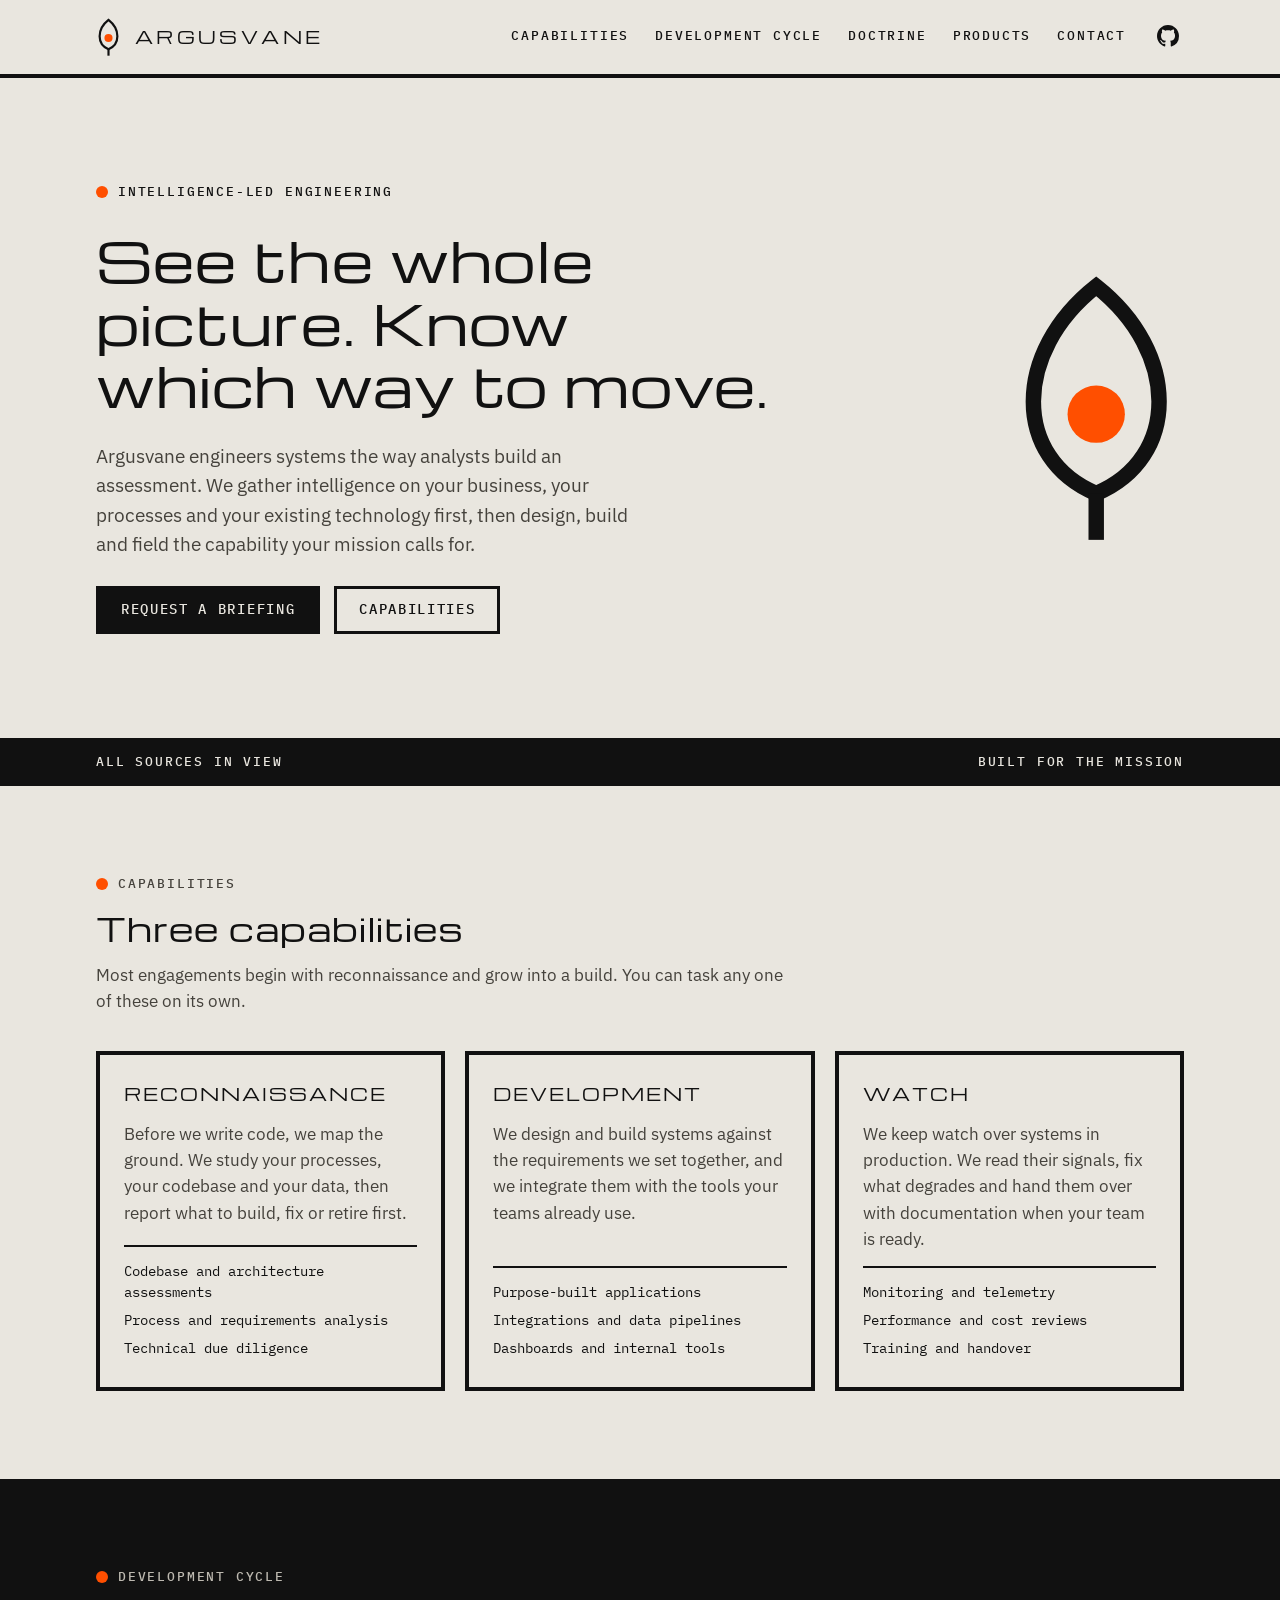
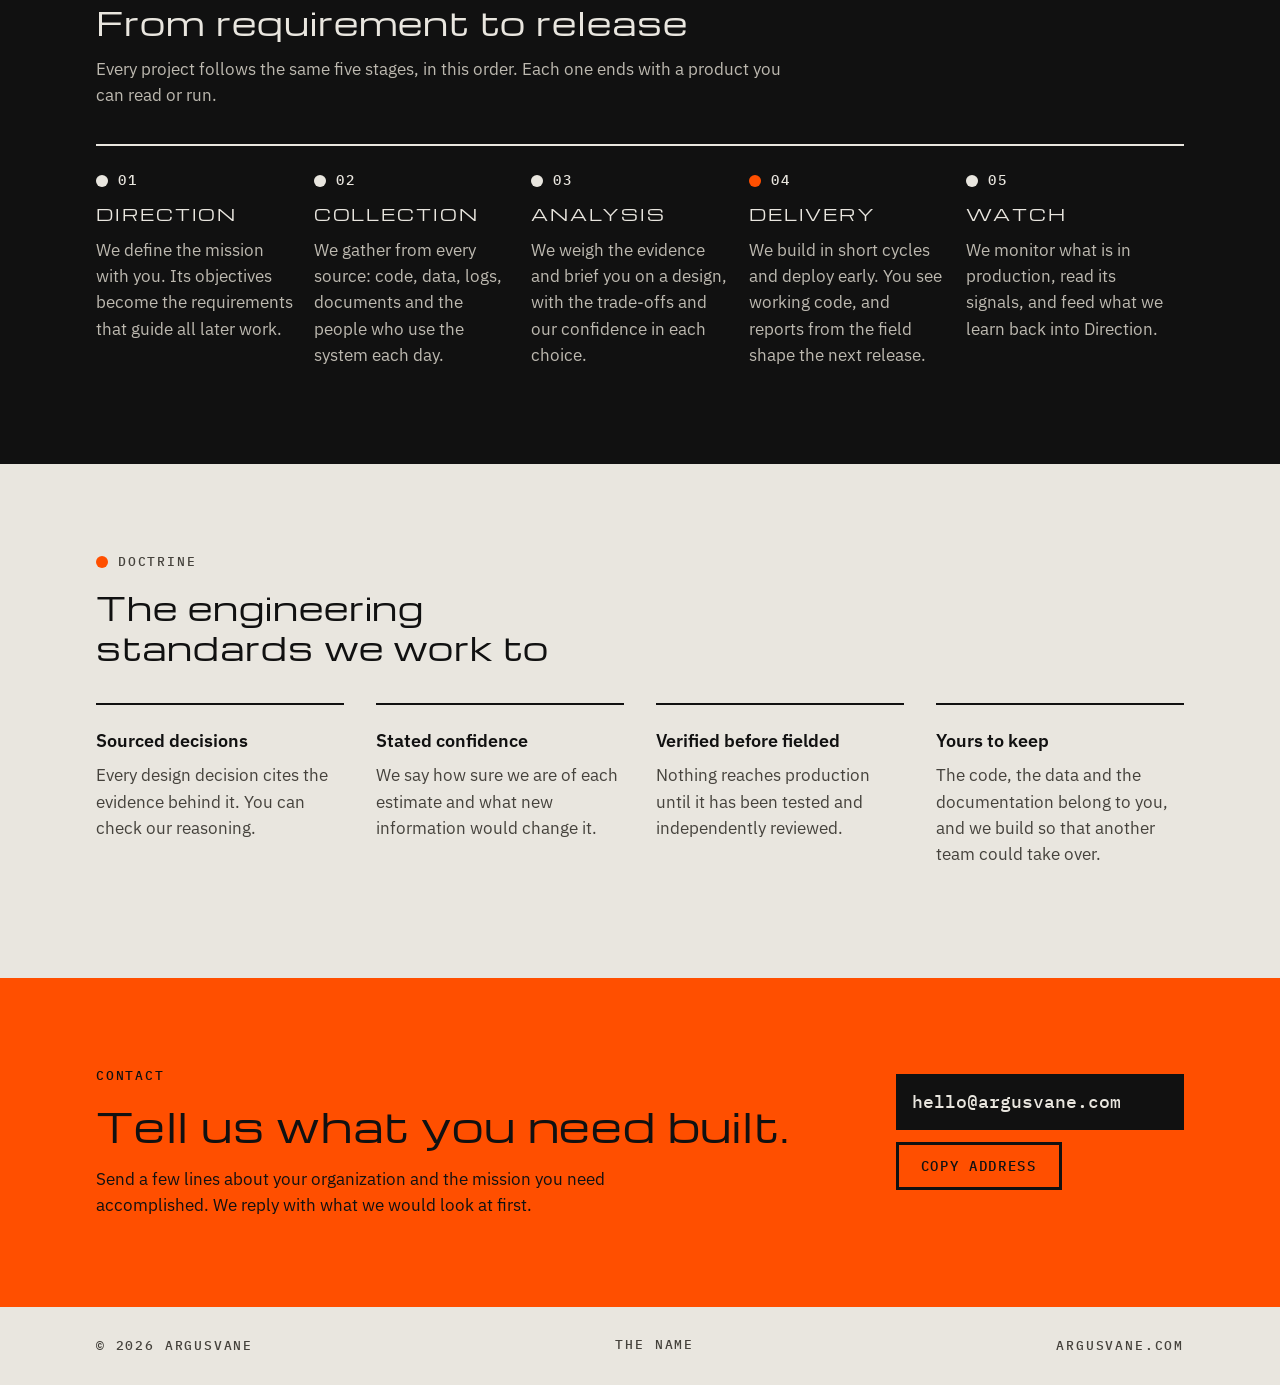
<file: site/index.html>
<!doctype html>
<html lang="en">
<head>
  <meta charset="utf-8">
  <meta name="viewport" content="width=device-width, initial-scale=1, viewport-fit=cover">
  <title>Argusvane | Intelligence-led engineering</title>
  <meta name="description" content="Argusvane engineers systems the way analysts build an assessment: we study your business, processes and technology first, then design, build and field the capability your mission calls for.">
  <meta name="theme-color" content="#E9E6DF" media="(prefers-color-scheme: light)">
  <meta name="theme-color" content="#111111" media="(prefers-color-scheme: dark)">
  <link rel="canonical" href="https://argusvane.com/">
  <meta property="og:url" content="https://argusvane.com/">
  <meta property="og:type" content="website">
  <meta property="og:title" content="Argusvane | Intelligence-led engineering">
  <meta property="og:description" content="See the whole picture. Know which way to move.">
  <link rel="icon" href="assets/favicon.svg" type="image/svg+xml">
  <link rel="preconnect" href="https://fonts.googleapis.com">
  <link rel="preconnect" href="https://fonts.gstatic.com" crossorigin>
  <link rel="stylesheet" href="https://fonts.googleapis.com/css2?family=Michroma&family=IBM+Plex+Mono:wght@400;500&family=IBM+Plex+Sans:wght@400;500;600&display=swap">
  <link rel="stylesheet" href="assets/css/site.css">
  <script>document.documentElement.classList.add('js');</script>
</head>
<body>

<a class="skip" href="#top">Skip to content</a>

<svg width="0" height="0" style="position:absolute" aria-hidden="true">
  <symbol id="av-mark" viewBox="60 0 80 122">
    <path class="f-line" d="M100 6 C138 36 138 84 100 100 C62 84 62 36 100 6 Z" stroke-width="7" stroke-linejoin="miter"></path>
    <circle class="f-pupil" cx="100" cy="64" r="13"></circle>
    <line class="f-line" x1="100" y1="100" x2="100" y2="121" stroke-width="7"></line>
  </symbol>
</svg>

<header class="top">
  <div class="wrap">
    <a class="brand" href="#top" aria-label="Argusvane home">
      <svg aria-hidden="true"><use href="#av-mark"></use></svg>
      <span>ARGUSVANE</span>
    </a>
    <button class="menu-toggle" id="menu-toggle" type="button" aria-expanded="false" aria-controls="site-nav">Menu</button>
    <nav class="nav" id="site-nav" aria-label="Site">
      <a href="#capabilities">Capabilities</a>
      <a href="#cycle">Development cycle</a>
      <a href="#doctrine">Doctrine</a>
      <a href="products.html">Products</a>
      <a href="#contact">Contact</a>
      <a class="icon-link" href="https://github.com/argusvane" aria-label="Argusvane on GitHub">
        <svg aria-hidden="true" viewBox="0 0 16 16"><path d="M8 0C3.58 0 0 3.58 0 8c0 3.54 2.29 6.53 5.47 7.59.4.07.55-.17.55-.38 0-.19-.01-.82-.01-1.49-2.01.37-2.53-.49-2.69-.94-.09-.23-.48-.94-.82-1.13-.28-.15-.68-.52-.01-.53.63-.01 1.08.58 1.23.82.72 1.21 1.87.87 2.33.66.07-.52.28-.87.51-1.07-1.78-.2-3.64-.89-3.64-3.95 0-.87.31-1.59.82-2.15-.08-.2-.36-1.02.08-2.12 0 0 .67-.21 2.2.82.64-.18 1.32-.27 2-.27.68 0 1.36.09 2 .27 1.53-1.04 2.2-.82 2.2-.82.44 1.1.16 1.92.08 2.12.51.56.82 1.27.82 2.15 0 3.07-1.87 3.75-3.65 3.95.29.25.54.73.54 1.48 0 1.07-.01 1.93-.01 2.2 0 .21.15.46.55.38A8.013 8.013 0 0016 8c0-4.42-3.58-8-8-8z"></path></svg>
      </a>
    </nav>
  </div>
</header>

<main id="top">
  <section class="hero">
    <div class="wrap">
      <div class="hero-copy">
        <p class="label tag">Intelligence-led engineering</p>
        <h1>See the whole picture. Know which way to move.</h1>
        <p class="lede">Argusvane engineers systems the way analysts build an assessment. We gather intelligence on your business, your processes and your existing technology first, then design, build and field the capability your mission calls for.</p>
        <div class="actions">
          <a class="btn" href="#contact">Request a briefing</a>
          <a class="btn ghost" href="#capabilities">Capabilities</a>
        </div>
      </div>
      <div class="hero-mark">
        <svg role="img" aria-label="Argusvane mark: a feather drawn as a teardrop outline with a solid round eye, on a short stem" viewBox="60 0 80 122">
          <path class="f-line" d="M100 6 C138 36 138 84 100 100 C62 84 62 36 100 6 Z" stroke-width="7" stroke-linejoin="miter"></path>
          <clipPath id="eye-open"><rect class="f-open" x="84" y="50" width="32" height="28"></rect></clipPath>
          <circle class="f-pupil" cx="100" cy="64" r="13" clip-path="url(#eye-open)"></circle>
          <line class="f-line" x1="100" y1="100" x2="100" y2="121" stroke-width="7"></line>
        </svg>
      </div>
    </div>
  </section>

  <div class="strip">
    <div class="wrap label">
      <span>All sources in view</span>
      <span>Built for the mission</span>
    </div>
  </div>

  <section class="section" id="capabilities">
    <div class="wrap">
      <div class="section-head">
        <p class="label tag">Capabilities</p>
        <h2>Three capabilities</h2>
        <p>Most engagements begin with reconnaissance and grow into a build. You can task any one of these on its own.</p>
      </div>
      <div class="cards">
        <article class="card">
          <h3>Reconnaissance</h3>
          <p>Before we write code, we map the ground. We study your processes, your codebase and your data, then report what to build, fix or retire first.</p>
          <ul>
            <li>Codebase and architecture assessments</li>
            <li>Process and requirements analysis</li>
            <li>Technical due diligence</li>
          </ul>
        </article>
        <article class="card">
          <h3>Development</h3>
          <p>We design and build systems against the requirements we set together, and we integrate them with the tools your teams already use.</p>
          <ul>
            <li>Purpose-built applications</li>
            <li>Integrations and data pipelines</li>
            <li>Dashboards and internal tools</li>
          </ul>
        </article>
        <article class="card">
          <h3>Watch</h3>
          <p>We keep watch over systems in production. We read their signals, fix what degrades and hand them over with documentation when your team is ready.</p>
          <ul>
            <li>Monitoring and telemetry</li>
            <li>Performance and cost reviews</li>
            <li>Training and handover</li>
          </ul>
        </article>
      </div>
    </div>
  </section>

  <section class="section slab" id="cycle">
    <div class="wrap">
      <div class="section-head">
        <p class="label tag">Development cycle</p>
        <h2>From requirement to release</h2>
        <p>Every project follows the same five stages, in this order. Each one ends with a product you can read or run.</p>
      </div>
      <ol class="steps">
        <li class="step">
          <span class="num">01</span>
          <h3>Direction</h3>
          <p>We define the mission with you. Its objectives become the requirements that guide all later work.</p>
        </li>
        <li class="step">
          <span class="num">02</span>
          <h3>Collection</h3>
          <p>We gather from every source: code, data, logs, documents and the people who use the system each day.</p>
        </li>
        <li class="step">
          <span class="num">03</span>
          <h3>Analysis</h3>
          <p>We weigh the evidence and brief you on a design, with the trade-offs and our confidence in each choice.</p>
        </li>
        <li class="step tip">
          <span class="num">04</span>
          <h3>Delivery</h3>
          <p>We build in short cycles and deploy early. You see working code, and reports from the field shape the next release.</p>
        </li>
        <li class="step">
          <span class="num">05</span>
          <h3>Watch</h3>
          <p>We monitor what is in production, read its signals, and feed what we learn back into Direction.</p>
        </li>
      </ol>
    </div>
  </section>

  <section class="section" id="doctrine">
    <div class="wrap">
      <div class="section-head">
        <p class="label tag">Doctrine</p>
        <h2>The engineering standards we work to</h2>
      </div>
      <div class="principles">
        <div class="principle">
          <h3>Sourced decisions</h3>
          <p>Every design decision cites the evidence behind it. You can check our reasoning.</p>
        </div>
        <div class="principle">
          <h3>Stated confidence</h3>
          <p>We say how sure we are of each estimate and what new information would change it.</p>
        </div>
        <div class="principle">
          <h3>Verified before fielded</h3>
          <p>Nothing reaches production until it has been tested and independently reviewed.</p>
        </div>
        <div class="principle">
          <h3>Yours to keep</h3>
          <p>The code, the data and the documentation belong to you, and we build so that another team could take over.</p>
        </div>
      </div>
    </div>
  </section>

  <section class="contact" id="contact">
    <div class="wrap">
      <div class="contact-copy">
        <p class="label">Contact</p>
        <h2>Tell us what you need built.</h2>
        <p>Send a few lines about your organization and the mission you need accomplished. We reply with what we would look at first.</p>
      </div>
      <div class="reach">
        <a class="address" id="address" href="mailto:hello@argusvane.com">hello@argusvane.com</a>
        <button class="btn" id="copy" type="button">Copy address</button>
        <div class="status" id="status" role="status" aria-live="polite"></div>
      </div>
    </div>
  </section>
</main>

<footer class="foot">
  <div class="wrap label">
    <span>© <span id="year">2026</span> Argusvane</span>
    <a href="name.html">The name</a>
    <span>argusvane.com</span>
  </div>
</footer>

<script src="assets/js/site.js" defer></script>
</body>
</html>
</file>
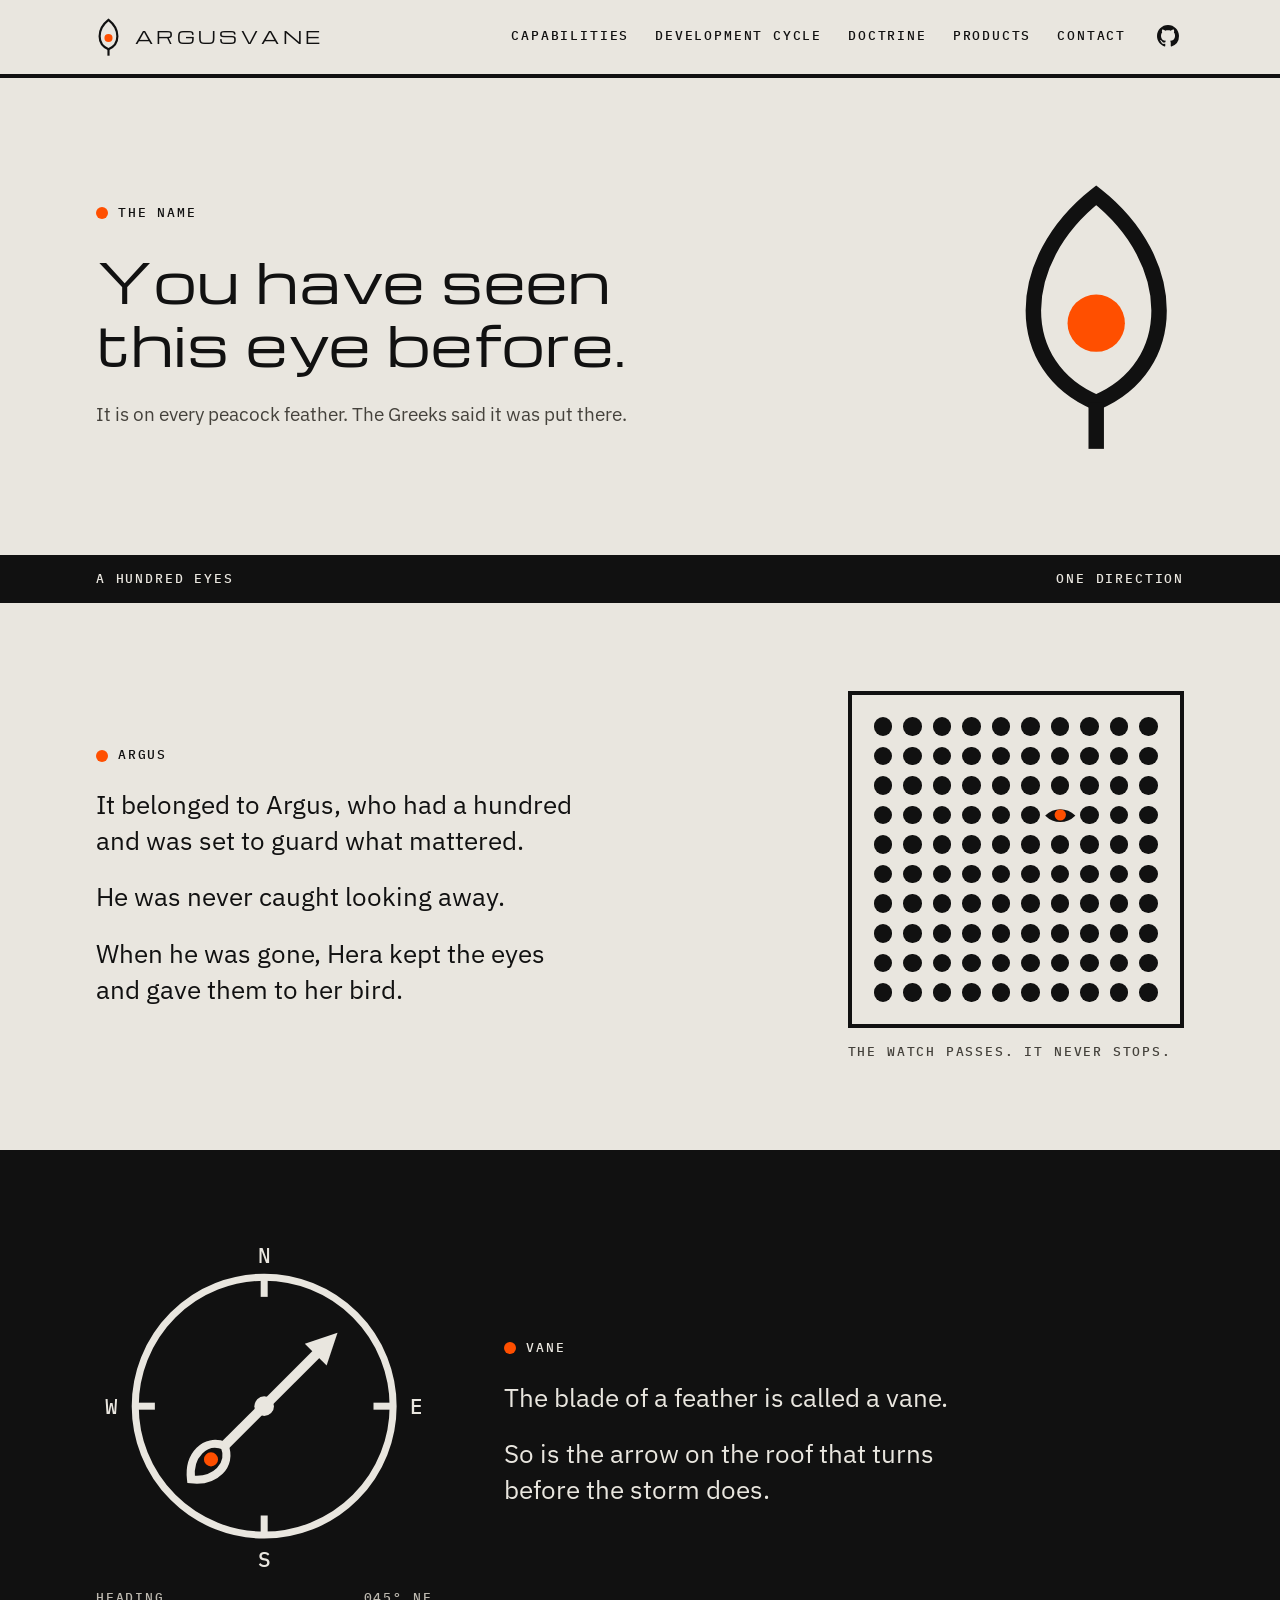
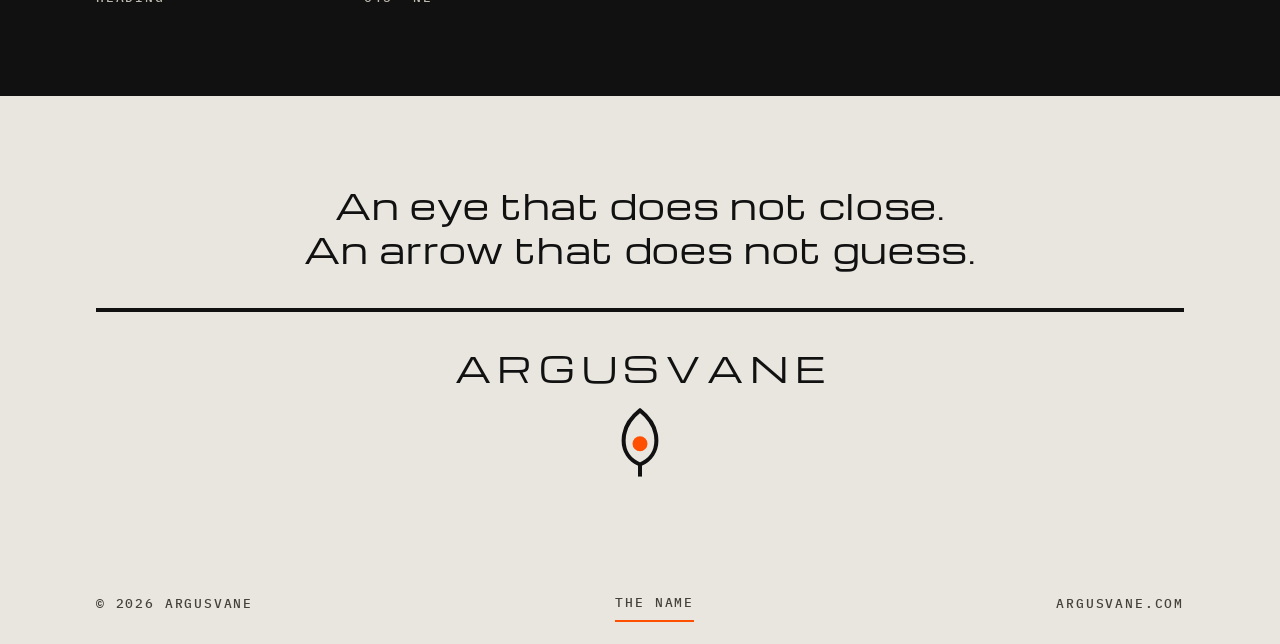
<file: site/name.html>
<!doctype html>
<html lang="en">
<head>
  <meta charset="utf-8">
  <meta name="viewport" content="width=device-width, initial-scale=1, viewport-fit=cover">
  <title>The name | Argusvane</title>
  <meta name="description" content="Where the name Argusvane comes from: the hundred eyes of Argus, the vane of a feather, and the mark that joins them.">
  <meta name="theme-color" content="#E9E6DF" media="(prefers-color-scheme: light)">
  <meta name="theme-color" content="#111111" media="(prefers-color-scheme: dark)">
  <link rel="canonical" href="https://argusvane.com/name.html">
  <meta property="og:url" content="https://argusvane.com/name.html">
  <meta property="og:type" content="website">
  <meta property="og:title" content="The name | Argusvane">
  <meta property="og:description" content="Where the name Argusvane comes from.">
  <link rel="icon" href="assets/favicon.svg" type="image/svg+xml">
  <link rel="preconnect" href="https://fonts.googleapis.com">
  <link rel="preconnect" href="https://fonts.gstatic.com" crossorigin>
  <link rel="stylesheet" href="https://fonts.googleapis.com/css2?family=Michroma&family=IBM+Plex+Mono:wght@400;500&family=IBM+Plex+Sans:wght@400;500;600&display=swap">
  <link rel="stylesheet" href="assets/css/site.css">
  <script>document.documentElement.classList.add('js');</script>
</head>
<body>

<a class="skip" href="#top">Skip to content</a>

<svg width="0" height="0" style="position:absolute" aria-hidden="true">
  <symbol id="av-mark" viewBox="60 0 80 122">
    <path class="f-line" d="M100 6 C138 36 138 84 100 100 C62 84 62 36 100 6 Z" stroke-width="7" stroke-linejoin="miter"></path>
    <circle class="f-pupil" cx="100" cy="64" r="13"></circle>
    <line class="f-line" x1="100" y1="100" x2="100" y2="121" stroke-width="7"></line>
  </symbol>
</svg>

<header class="top">
  <div class="wrap">
    <a class="brand" href="./" aria-label="Argusvane home">
      <svg aria-hidden="true"><use href="#av-mark"></use></svg>
      <span>ARGUSVANE</span>
    </a>
    <button class="menu-toggle" id="menu-toggle" type="button" aria-expanded="false" aria-controls="site-nav">Menu</button>
    <nav class="nav" id="site-nav" aria-label="Site">
      <a href="index.html#capabilities">Capabilities</a>
      <a href="index.html#cycle">Development cycle</a>
      <a href="index.html#doctrine">Doctrine</a>
      <a href="products.html">Products</a>
      <a href="index.html#contact">Contact</a>
      <a class="icon-link" href="https://github.com/argusvane" aria-label="Argusvane on GitHub">
        <svg aria-hidden="true" viewBox="0 0 16 16"><path d="M8 0C3.58 0 0 3.58 0 8c0 3.54 2.29 6.53 5.47 7.59.4.07.55-.17.55-.38 0-.19-.01-.82-.01-1.49-2.01.37-2.53-.49-2.69-.94-.09-.23-.48-.94-.82-1.13-.28-.15-.68-.52-.01-.53.63-.01 1.08.58 1.23.82.72 1.21 1.87.87 2.33.66.07-.52.28-.87.51-1.07-1.78-.2-3.64-.89-3.64-3.95 0-.87.31-1.59.82-2.15-.08-.2-.36-1.02.08-2.12 0 0 .67-.21 2.2.82.64-.18 1.32-.27 2-.27.68 0 1.36.09 2 .27 1.53-1.04 2.2-.82 2.2-.82.44 1.1.16 1.92.08 2.12.51.56.82 1.27.82 2.15 0 3.07-1.87 3.75-3.65 3.95.29.25.54.73.54 1.48 0 1.07-.01 1.93-.01 2.2 0 .21.15.46.55.38A8.013 8.013 0 0016 8c0-4.42-3.58-8-8-8z"></path></svg>
      </a>
    </nav>
  </div>
</header>

<main id="top">
  <section class="hero">
    <div class="wrap">
      <div class="hero-copy">
        <p class="label tag">The name</p>
        <h1>You have seen this eye before.</h1>
        <p class="lede">It is on every peacock feather. The Greeks said it was put there.</p>
      </div>
      <!-- The mark draws itself once when the page loads: outline, then the eye. -->
      <div class="hero-mark draw">
        <svg role="img" aria-label="Argusvane mark: a feather drawn as a teardrop outline with a solid round eye, on a short stem" viewBox="60 0 80 122">
          <path class="f-line" pathLength="1" d="M100 6 C138 36 138 84 100 100 C62 84 62 36 100 6 Z" stroke-width="7" stroke-linejoin="miter"></path>
          <circle class="f-pupil" cx="100" cy="64" r="13"></circle>
          <line class="f-line" pathLength="1" x1="100" y1="100" x2="100" y2="121" stroke-width="7"></line>
        </svg>
      </div>
    </div>
  </section>

  <div class="strip">
    <div class="wrap label">
      <span>A hundred eyes</span>
      <span>One direction</span>
    </div>
  </div>

  <section class="section" id="argus">
    <div class="wrap">
      <div class="story-row">
        <div class="story-copy">
          <p class="label tag">Argus</p>
          <p class="telling">It belonged to Argus, who had a hundred and was set to guard what mattered.</p>
          <p class="telling">He was never caught looking away.</p>
          <p class="telling">When he was gone, Hera kept the eyes and gave them to her bird.</p>
        </div>
        <!-- One hundred eyes. Ninety-nine rest in turn, each on its own clock
             (set in name.js). The orange one never closes, and every few
             seconds it changes places. -->
        <figure class="story-figure">
          <div class="eyes" id="eyes" role="img" aria-label="A grid of one hundred eyes. Ninety-nine close in turn. One, with an orange pupil, stays open and looks from side to side.">
            <i></i><i></i><i></i><i></i><i></i><i></i><i></i><i></i><i></i><i></i>
            <i></i><i></i><i></i><i></i><i></i><i></i><i></i><i></i><i></i><i></i>
            <i></i><i></i><i></i><i></i><i></i><i></i><i></i><i></i><i></i><i></i>
            <i></i><i></i><i></i><i></i><i></i><i></i><i class="kept"></i><i></i><i></i><i></i>
            <i></i><i></i><i></i><i></i><i></i><i></i><i></i><i></i><i></i><i></i>
            <i></i><i></i><i></i><i></i><i></i><i></i><i></i><i></i><i></i><i></i>
            <i></i><i></i><i></i><i></i><i></i><i></i><i></i><i></i><i></i><i></i>
            <i></i><i></i><i></i><i></i><i></i><i></i><i></i><i></i><i></i><i></i>
            <i></i><i></i><i></i><i></i><i></i><i></i><i></i><i></i><i></i><i></i>
            <i></i><i></i><i></i><i></i><i></i><i></i><i></i><i></i><i></i><i></i>
          </div>
          <figcaption class="label">The watch passes. It never stops.</figcaption>
        </figure>
      </div>
    </div>
  </section>

  <section class="section slab" id="vane">
    <div class="wrap">
      <div class="story-row turned">
        <div class="story-copy">
          <p class="label tag">Vane</p>
          <p class="telling">The blade of a feather is called a vane.</p>
          <p class="telling">So is the arrow on the roof that turns before the storm does.</p>
        </div>
        <!-- A weathervane seen from above. The arrow's tail is the feather.
             name.js turns it to a new heading every few seconds. -->
        <figure class="story-figure">
          <svg class="dial" role="img" aria-label="A weathervane seen from above. Its arrow has the Argusvane feather for a tail and turns to face the wind." viewBox="0 0 240 240">
            <circle cx="120" cy="120" r="92" fill="none" stroke="currentColor" stroke-width="5"></circle>
            <g stroke="currentColor" stroke-width="5">
              <line x1="120" y1="28" x2="120" y2="42"></line>
              <line x1="212" y1="120" x2="198" y2="120"></line>
              <line x1="120" y1="212" x2="120" y2="198"></line>
              <line x1="28" y1="120" x2="42" y2="120"></line>
            </g>
            <g class="dial-letters" fill="currentColor" text-anchor="middle" dominant-baseline="central">
              <text x="120" y="12">N</text>
              <text x="229" y="120">E</text>
              <text x="120" y="229">S</text>
              <text x="11" y="120">W</text>
            </g>
            <g class="dial-arrow" id="vane-arrow">
              <line x1="120" y1="160" x2="120" y2="66" stroke="currentColor" stroke-width="7"></line>
              <path d="M120 46 L109 68 L131 68 Z" fill="currentColor"></path>
              <g transform="translate(120 160) rotate(180) scale(0.36) translate(-100 -100)">
                <path d="M100 6 C138 36 138 84 100 100 C62 84 62 36 100 6 Z" fill="none" stroke="currentColor" stroke-width="16" stroke-linejoin="miter"></path>
                <circle class="f-pupil glance" cx="100" cy="62" r="14"></circle>
              </g>
              <circle cx="120" cy="120" r="7" fill="currentColor"></circle>
            </g>
          </svg>
          <figcaption class="label readout"><span>Heading</span><span id="heading">045° NE</span></figcaption>
        </figure>
      </div>
    </div>
  </section>

  <section class="section creed" id="mark">
    <div class="wrap">
      <h2><span>An eye that does not close.</span> <span>An arrow that does not guess.</span></h2>
      <!-- The story's last word: the name, with the mark under it. -->
      <div class="signoff">
        <span>ARGUSVANE</span>
        <svg aria-hidden="true"><use href="#av-mark"></use></svg>
      </div>
    </div>
  </section>
</main>

<footer class="foot">
  <div class="wrap label">
    <span>© <span id="year">2026</span> Argusvane</span>
    <a href="name.html" aria-current="page">The name</a>
    <span>argusvane.com</span>
  </div>
</footer>

<script src="assets/js/site.js" defer></script>
<script src="assets/js/name.js" defer></script>
</body>
</html>
</file>
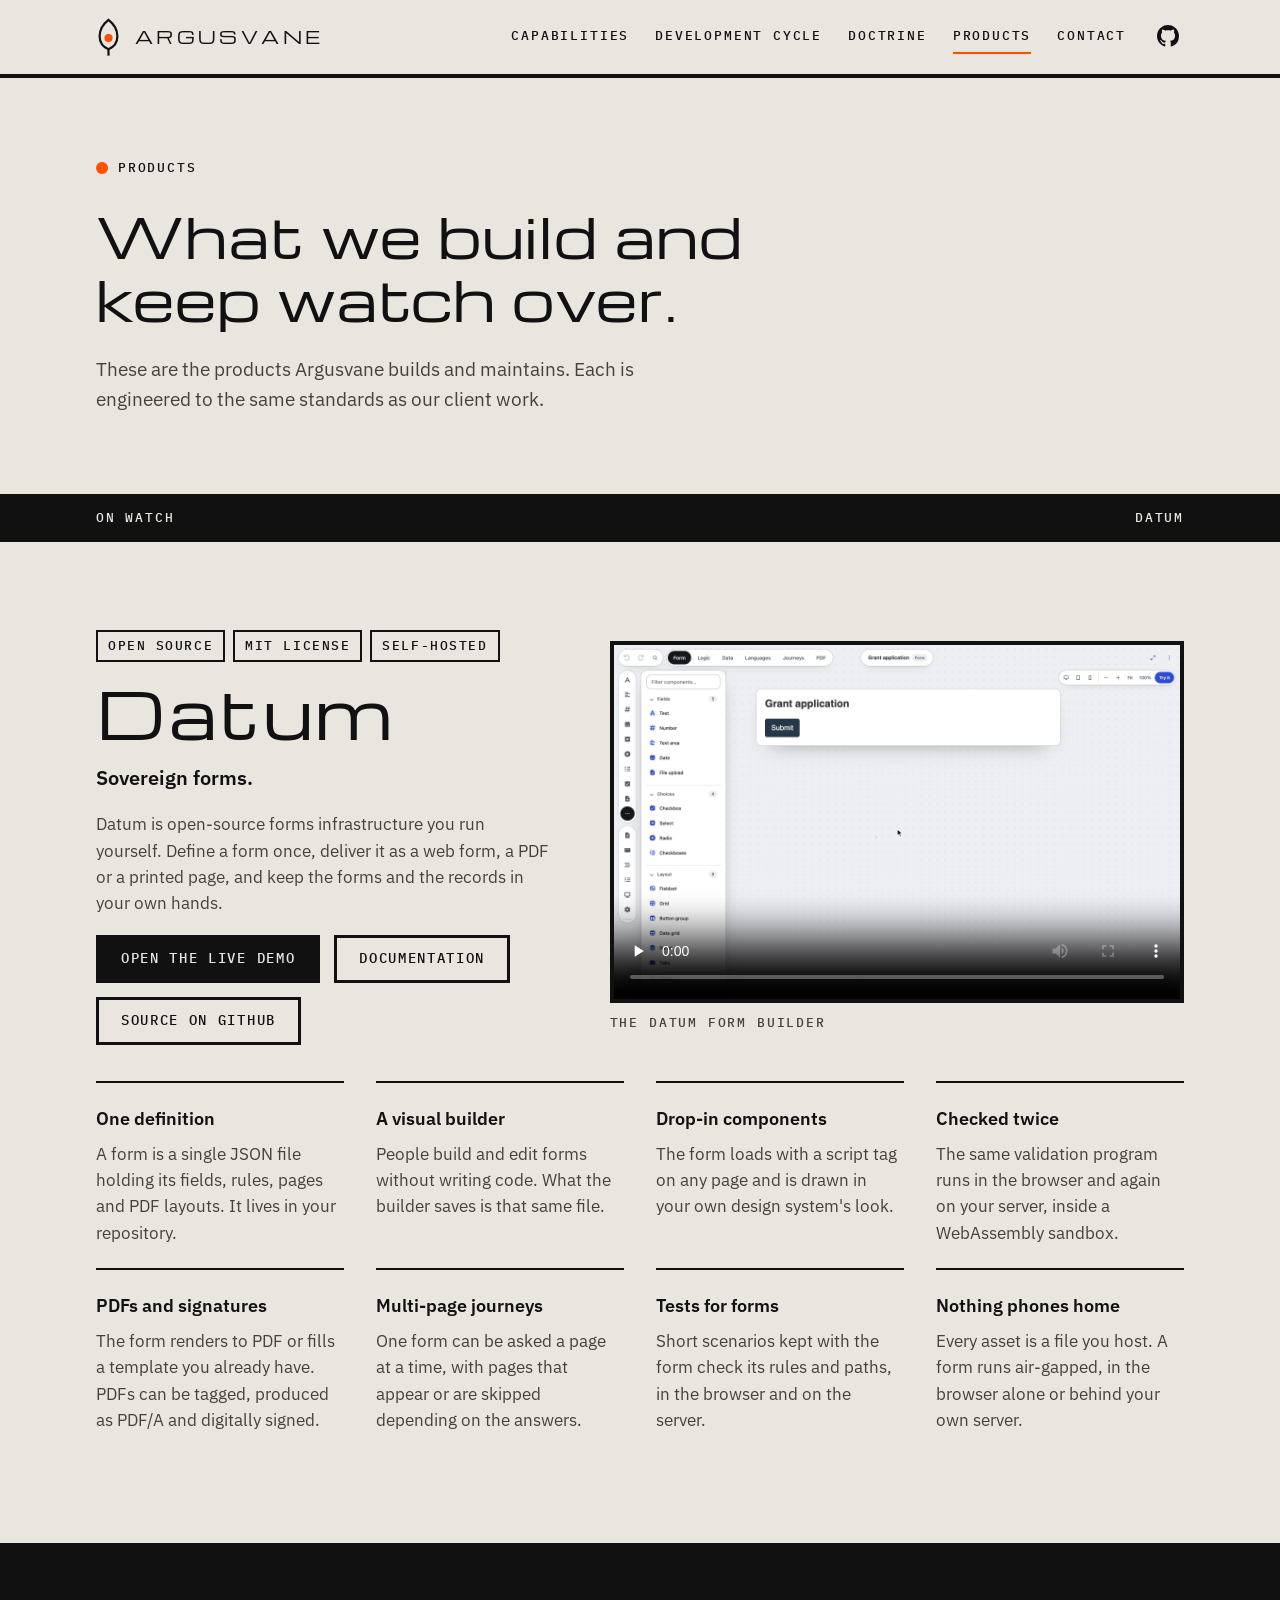
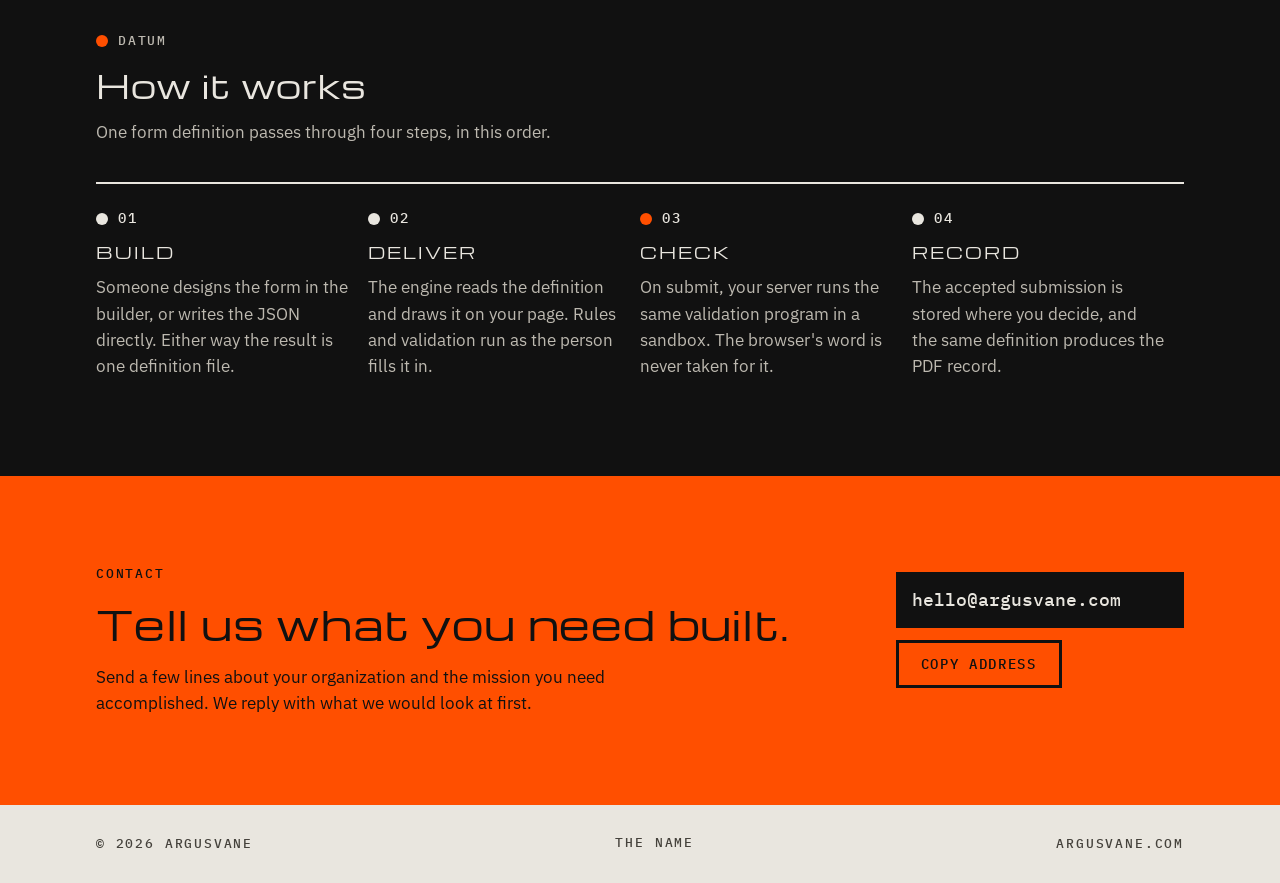
<file: site/products.html>
<!doctype html>
<html lang="en">
<head>
  <meta charset="utf-8">
  <meta name="viewport" content="width=device-width, initial-scale=1, viewport-fit=cover">
  <title>Products | Argusvane</title>
  <meta name="description" content="The products Argusvane builds and maintains. Datum: open-source forms infrastructure you run yourself.">
  <meta name="theme-color" content="#E9E6DF" media="(prefers-color-scheme: light)">
  <meta name="theme-color" content="#111111" media="(prefers-color-scheme: dark)">
  <link rel="canonical" href="https://argusvane.com/products.html">
  <meta property="og:url" content="https://argusvane.com/products.html">
  <meta property="og:type" content="website">
  <meta property="og:title" content="Products | Argusvane">
  <meta property="og:description" content="The products Argusvane builds and maintains.">
  <link rel="icon" href="assets/favicon.svg" type="image/svg+xml">
  <link rel="preconnect" href="https://fonts.googleapis.com">
  <link rel="preconnect" href="https://fonts.gstatic.com" crossorigin>
  <link rel="stylesheet" href="https://fonts.googleapis.com/css2?family=Michroma&family=IBM+Plex+Mono:wght@400;500&family=IBM+Plex+Sans:wght@400;500;600&display=swap">
  <link rel="stylesheet" href="assets/css/site.css">
  <script>document.documentElement.classList.add('js');</script>
</head>
<body>

<a class="skip" href="#top">Skip to content</a>

<svg width="0" height="0" style="position:absolute" aria-hidden="true">
  <symbol id="av-mark" viewBox="60 0 80 122">
    <path class="f-line" d="M100 6 C138 36 138 84 100 100 C62 84 62 36 100 6 Z" stroke-width="7" stroke-linejoin="miter"></path>
    <circle class="f-pupil" cx="100" cy="64" r="13"></circle>
    <line class="f-line" x1="100" y1="100" x2="100" y2="121" stroke-width="7"></line>
  </symbol>
</svg>

<header class="top">
  <div class="wrap">
    <a class="brand" href="./" aria-label="Argusvane home">
      <svg aria-hidden="true"><use href="#av-mark"></use></svg>
      <span>ARGUSVANE</span>
    </a>
    <button class="menu-toggle" id="menu-toggle" type="button" aria-expanded="false" aria-controls="site-nav">Menu</button>
    <nav class="nav" id="site-nav" aria-label="Site">
      <a href="index.html#capabilities">Capabilities</a>
      <a href="index.html#cycle">Development cycle</a>
      <a href="index.html#doctrine">Doctrine</a>
      <a href="products.html" aria-current="page">Products</a>
      <a href="#contact">Contact</a>
      <a class="icon-link" href="https://github.com/argusvane" aria-label="Argusvane on GitHub">
        <svg aria-hidden="true" viewBox="0 0 16 16"><path d="M8 0C3.58 0 0 3.58 0 8c0 3.54 2.29 6.53 5.47 7.59.4.07.55-.17.55-.38 0-.19-.01-.82-.01-1.49-2.01.37-2.53-.49-2.69-.94-.09-.23-.48-.94-.82-1.13-.28-.15-.68-.52-.01-.53.63-.01 1.08.58 1.23.82.72 1.21 1.87.87 2.33.66.07-.52.28-.87.51-1.07-1.78-.2-3.64-.89-3.64-3.95 0-.87.31-1.59.82-2.15-.08-.2-.36-1.02.08-2.12 0 0 .67-.21 2.2.82.64-.18 1.32-.27 2-.27.68 0 1.36.09 2 .27 1.53-1.04 2.2-.82 2.2-.82.44 1.1.16 1.92.08 2.12.51.56.82 1.27.82 2.15 0 3.07-1.87 3.75-3.65 3.95.29.25.54.73.54 1.48 0 1.07-.01 1.93-.01 2.2 0 .21.15.46.55.38A8.013 8.013 0 0016 8c0-4.42-3.58-8-8-8z"></path></svg>
      </a>
    </nav>
  </div>
</header>

<main id="top">
  <section class="hero page-head">
    <div class="wrap">
      <div class="hero-copy">
        <p class="label tag">Products</p>
        <h1>What we build and keep watch over.</h1>
        <p class="lede">These are the products Argusvane builds and maintains. Each is engineered to the same standards as our client work.</p>
      </div>
    </div>
  </section>

  <div class="strip">
    <div class="wrap label">
      <span>On watch</span>
      <span>Datum</span>
    </div>
  </div>

  <!-- One <section class="section product"> per product. To add a product,
       copy this section, change its id and content, and add its name to the
       strip above. -->
  <section class="section product" id="datum">
    <div class="wrap">
      <div class="product-top">
        <div class="product-copy">
          <ul class="chips" aria-label="Product facts">
            <li>Open source</li>
            <li>MIT license</li>
            <li>Self-hosted</li>
          </ul>
          <h2 class="product-name">Datum</h2>
          <p class="product-tagline">Sovereign forms.</p>
          <p>Datum is open-source forms infrastructure you run yourself. Define a form once, deliver it as a web form, a PDF or a printed page, and keep the forms and the records in your own hands.</p>
          <div class="actions">
            <a class="btn" href="https://datum.argusvane.com/">Open the live demo</a>
            <a class="btn ghost" href="https://datum.argusvane.com/docs/">Documentation</a>
            <a class="btn ghost" href="https://github.com/Argusvane/datum">Source on GitHub</a>
          </div>
        </div>
        <figure class="product-media">
          <video controls preload="none" playsinline width="2400" height="1500" poster="assets/products/datum/datum-demo-poster.jpg" aria-label="Screen recording of a form being built in the Datum form builder">
            <source src="assets/products/datum/datum-demo.webm" type="video/webm">
            <source src="assets/products/datum/datum-demo.mp4" type="video/mp4">
          </video>
          <figcaption class="label">The Datum form builder</figcaption>
        </figure>
      </div>

      <div class="principles">
        <div class="principle">
          <h3>One definition</h3>
          <p>A form is a single JSON file holding its fields, rules, pages and PDF layouts. It lives in your repository.</p>
        </div>
        <div class="principle">
          <h3>A visual builder</h3>
          <p>People build and edit forms without writing code. What the builder saves is that same file.</p>
        </div>
        <div class="principle">
          <h3>Drop-in components</h3>
          <p>The form loads with a script tag on any page and is drawn in your own design system's look.</p>
        </div>
        <div class="principle">
          <h3>Checked twice</h3>
          <p>The same validation program runs in the browser and again on your server, inside a WebAssembly sandbox.</p>
        </div>
        <div class="principle">
          <h3>PDFs and signatures</h3>
          <p>The form renders to PDF or fills a template you already have. PDFs can be tagged, produced as PDF/A and digitally signed.</p>
        </div>
        <div class="principle">
          <h3>Multi-page journeys</h3>
          <p>One form can be asked a page at a time, with pages that appear or are skipped depending on the answers.</p>
        </div>
        <div class="principle">
          <h3>Tests for forms</h3>
          <p>Short scenarios kept with the form check its rules and paths, in the browser and on the server.</p>
        </div>
        <div class="principle">
          <h3>Nothing phones home</h3>
          <p>Every asset is a file you host. A form runs air-gapped, in the browser alone or behind your own server.</p>
        </div>
      </div>
    </div>
  </section>

  <section class="section slab" id="datum-how">
    <div class="wrap">
      <div class="section-head">
        <p class="label tag">Datum</p>
        <h2>How it works</h2>
        <p>One form definition passes through four steps, in this order.</p>
      </div>
      <ol class="steps four">
        <li class="step">
          <span class="num">01</span>
          <h3>Build</h3>
          <p>Someone designs the form in the builder, or writes the JSON directly. Either way the result is one definition file.</p>
        </li>
        <li class="step">
          <span class="num">02</span>
          <h3>Deliver</h3>
          <p>The engine reads the definition and draws it on your page. Rules and validation run as the person fills it in.</p>
        </li>
        <li class="step tip">
          <span class="num">03</span>
          <h3>Check</h3>
          <p>On submit, your server runs the same validation program in a sandbox. The browser's word is never taken for it.</p>
        </li>
        <li class="step">
          <span class="num">04</span>
          <h3>Record</h3>
          <p>The accepted submission is stored where you decide, and the same definition produces the PDF record.</p>
        </li>
      </ol>
    </div>
  </section>

  <section class="contact" id="contact">
    <div class="wrap">
      <div class="contact-copy">
        <p class="label">Contact</p>
        <h2>Tell us what you need built.</h2>
        <p>Send a few lines about your organization and the mission you need accomplished. We reply with what we would look at first.</p>
      </div>
      <div class="reach">
        <a class="address" id="address" href="mailto:hello@argusvane.com">hello@argusvane.com</a>
        <button class="btn" id="copy" type="button">Copy address</button>
        <div class="status" id="status" role="status" aria-live="polite"></div>
      </div>
    </div>
  </section>
</main>

<footer class="foot">
  <div class="wrap label">
    <span>© <span id="year">2026</span> Argusvane</span>
    <a href="name.html">The name</a>
    <span>argusvane.com</span>
  </div>
</footer>

<script src="assets/js/site.js" defer></script>
</body>
</html>
</file>
<file: site/assets/css/site.css>
/* Argusvane site.
   Layout: concrete slabs stacked edge to edge; heavy rules, square corners,
   one orange signal per view. Colours follow the visitor's light or dark setting. */

:root {
  --bg: #E9E6DF;
  --ink: #111111;
  --muted: #45423C;
  --slab: #111111;
  --slab-ink: #E9E6DF;
  --slab-muted: #BDB9B0;
  --signal: #FF4F00;
  --on-signal: #111111;
  --on-signal-inverse: #E9E6DF;
  --display: 'Michroma', 'Eurostile', 'Arial Black', sans-serif;
  --body: 'IBM Plex Sans', system-ui, -apple-system, 'Segoe UI', sans-serif;
  --mono: 'IBM Plex Mono', ui-monospace, 'SF Mono', Menlo, monospace;
  --rule: 4px;
  color-scheme: light;
}

@media (prefers-color-scheme: dark) {
  :root {
    --bg: #111111;
    --ink: #E9E6DF;
    --muted: #BDB9B0;
    --slab: #E9E6DF;
    --slab-ink: #111111;
    --slab-muted: #45423C;
    color-scheme: dark;
  }
}

*, *::before, *::after { box-sizing: border-box; }
html { scroll-behavior: smooth; -webkit-text-size-adjust: 100%; }
@media (prefers-reduced-motion: reduce) { html { scroll-behavior: auto; } }
body { margin: 0; background: var(--bg); color: var(--ink); font-family: var(--body); font-size: 1.0625rem; line-height: 1.55; }
.wrap { max-width: 70rem; margin-inline: auto; padding-left: max(16px, env(safe-area-inset-left, 0px)); padding-right: max(16px, env(safe-area-inset-right, 0px)); }
a { color: inherit; }
a:focus-visible, button:focus-visible { outline: 3px solid var(--signal); outline-offset: 3px; }
h1, h2, h3, p { margin: 0; }
h1, h2 { font-family: var(--display); font-weight: 400; text-wrap: balance; overflow-wrap: break-word; }
.label { font-family: var(--mono); font-size: 0.8125rem; font-weight: 500; letter-spacing: 0.14em; text-transform: uppercase; }
section[id], main[id] { scroll-margin-top: 16px; }

.skip { position: absolute; left: 16px; top: -100px; z-index: 20; padding: 10px 14px; background: var(--ink); color: var(--bg); font-family: var(--mono); font-size: 0.875rem; }
.skip:focus { top: 12px; }

/* Header */
.top { border-bottom: var(--rule) solid var(--ink); }
.top .wrap { display: flex; flex-wrap: wrap; align-items: center; justify-content: space-between; gap: 12px 32px; padding-block: 18px; }
.brand { display: flex; align-items: center; gap: 14px; text-decoration: none; }
.brand svg { width: 25px; height: 38px; flex: none; }
.brand span { font-family: var(--display); font-size: 1.05rem; letter-spacing: 0.2em; }
.nav { display: flex; flex-wrap: wrap; gap: 6px 26px; }
.nav a { font-family: var(--mono); font-size: 0.8125rem; font-weight: 500; letter-spacing: 0.14em; text-transform: uppercase; text-decoration: none; padding-block: 6px; border-bottom: 2px solid transparent; }
.nav a:hover { border-bottom-color: var(--signal); }
.nav a[aria-current="page"] { border-bottom-color: var(--signal); }
.nav { align-items: center; }
.nav a.icon-link { display: inline-flex; align-items: center; justify-content: center; min-width: 32px; min-height: 32px; }
.nav a.icon-link svg { width: 22px; height: 22px; fill: currentColor; }

/* Phone and tablet header: the links fold behind a Menu button so the header
   stays one row. Without script the button is absent and the links stay
   visible, wrapped, as before. */
.menu-toggle { display: none; align-items: center; min-height: 44px; padding: 0 14px; font-family: var(--mono); font-size: 0.8125rem; font-weight: 500; letter-spacing: 0.14em; text-transform: uppercase; border: 3px solid var(--ink); background: transparent; color: var(--ink); cursor: pointer; }
.menu-toggle[aria-expanded="true"] { background: var(--ink); color: var(--bg); }
@media (max-width: 59.99rem) {
  .top .wrap { padding-block: 12px; column-gap: 12px; }
  .brand { min-height: 44px; }
  .js .menu-toggle { display: inline-flex; }
  .js .nav { display: none; }
  .js .nav.open { display: flex; flex-direction: column; flex-wrap: nowrap; align-items: stretch; flex-basis: 100%; gap: 0; border-top: 2px solid var(--ink); }
  .js .nav.open a { display: flex; align-items: center; gap: 10px; min-height: 48px; padding-block: 0; border-bottom: 2px solid var(--ink); }
  .js .nav.open a:last-child { border-bottom: 0; }
  .js .nav.open a[aria-current="page"]::before { content: ""; width: 10px; height: 10px; border-radius: 50%; background: var(--signal); flex: none; }
  .js .nav.open a.icon-link { justify-content: flex-start; }
}
/* The narrowest phones: a tighter wordmark keeps the brand and the Menu button on one row. */
@media (max-width: 22.49rem) {
  .brand { gap: 10px; }
  .brand span { font-size: 0.875rem; letter-spacing: 0.12em; }
}

/* Hero */
.hero .wrap { display: flex; flex-wrap: wrap; align-items: center; gap: 40px 64px; padding-block: clamp(48px, 9vw, 104px); }
.hero-copy { flex: 999 1 26rem; min-width: 0; display: flex; flex-direction: column; gap: 26px; }
.hero h1 { font-size: clamp(1.7rem, 5vw, 3.4rem); line-height: 1.15; letter-spacing: 0.02em; }
.hero p.lede { font-size: 1.1875rem; max-width: 34rem; color: var(--muted); }
.hero-mark { flex: 1 1 11rem; max-width: 15rem; margin-inline: auto; }
.hero-mark svg { display: block; width: 100%; height: auto; }
.actions { display: flex; flex-wrap: wrap; gap: 14px; }
.btn { display: inline-flex; align-items: center; min-height: 48px; padding: 0 22px; font-family: var(--mono); font-size: 0.875rem; font-weight: 500; letter-spacing: 0.12em; text-transform: uppercase; text-decoration: none; border: 3px solid var(--ink); background: var(--ink); color: var(--bg); cursor: pointer; }
.btn:hover { background: var(--signal); border-color: var(--signal); color: var(--on-signal); }
.btn.ghost { background: transparent; color: var(--ink); }
.btn.ghost:hover { background: var(--ink); border-color: var(--ink); color: var(--bg); }

/* On a phone the large hero mark is hidden: the header already carries the
   mark, and the headline gets the first screen. */
@media (max-width: 43.99rem) {
  .hero .wrap { padding-block: 36px 48px; }
  .hero-mark { display: none; }
  .hero-copy { gap: 22px; }
}

/* The mark */
.f-line { stroke: var(--ink); fill: none; }
.f-pupil { fill: var(--signal); }

/* The eye is a single round dot inside the feather. To blink, lids close over
   it from above and below and meet in a level line, then reopen: the dot is
   clipped by a box that flattens, so it is covered, never squashed.
   One blink, then a double blink. */
@media (prefers-reduced-motion: no-preference) {
  .hero-mark .f-open { transform-box: fill-box; transform-origin: center; animation: blink 6s ease-in infinite; }
}
@keyframes blink {
  0%, 40% { transform: scaleY(1); }
  42.5% { transform: scaleY(0.04); }
  45%, 86% { transform: scaleY(1); }
  88.5% { transform: scaleY(0.04); }
  91% { transform: scaleY(1); }
  93.5% { transform: scaleY(0.04); }
  96%, 100% { transform: scaleY(1); }
}

/* Strip */
.strip { background: var(--slab); color: var(--slab-ink); }
.strip .wrap { display: flex; flex-wrap: wrap; justify-content: space-between; gap: 8px 32px; padding-block: 14px; }

/* Sections */
.section .wrap { display: flex; flex-direction: column; gap: 36px; padding-block: clamp(48px, 8vw, 88px); }
.section-head { display: flex; flex-direction: column; gap: 14px; max-width: 44rem; }
.section-head h2 { font-size: clamp(1.25rem, 3.2vw, 2rem); line-height: 1.25; letter-spacing: 0.03em; }
.section-head p { color: var(--muted); }
.tag { display: inline-flex; align-items: center; gap: 10px; }
.tag::before { content: ""; width: 12px; height: 12px; border-radius: 50%; background: var(--signal); flex: none; }

/* Capabilities */
.cards { display: grid; grid-template-columns: minmax(0, 1fr); gap: 20px; }
@media (min-width: 56rem) { .cards { grid-template-columns: repeat(3, minmax(0, 1fr)); } }
.card { border: var(--rule) solid var(--ink); padding: 26px 24px 28px; display: flex; flex-direction: column; gap: 14px; min-width: 0; }
.card h3 { font-family: var(--display); font-weight: 400; font-size: 1.05rem; letter-spacing: 0.12em; text-transform: uppercase; overflow-wrap: anywhere; }
.card p { color: var(--muted); }
.card ul { margin: auto 0 0; padding: 14px 0 0; list-style: none; border-top: 2px solid var(--ink); display: flex; flex-direction: column; gap: 6px; font-family: var(--mono); font-size: 0.875rem; }

/* Development cycle (inverse slab) */
.slab { background: var(--slab); color: var(--slab-ink); }
.slab .section-head p, .slab .step p { color: var(--slab-muted); }
.steps { margin: 0; padding: 0; list-style: none; display: grid; grid-template-columns: minmax(0, 1fr); gap: 0; border-top: 2px solid var(--slab-ink); }
.step { padding: 24px 20px 8px 0; display: flex; flex-direction: column; gap: 10px; min-width: 0; }
.step p { max-width: 36rem; }
/* Five stages sit on one row when there is room and stack in one column
   otherwise, so no stage is left alone on a second row. */
@media (min-width: 62rem) { .steps { grid-template-columns: repeat(5, minmax(0, 1fr)); } }
.step .num { font-family: var(--mono); font-size: 0.875rem; font-weight: 500; letter-spacing: 0.14em; font-variant-numeric: tabular-nums; display: inline-flex; align-items: center; gap: 10px; }
.step .num::before { content: ""; width: 12px; height: 12px; border-radius: 50%; background: var(--slab-ink); }
.step.tip .num::before { background: var(--signal); }
.step h3 { font-family: var(--display); font-weight: 400; font-size: 1rem; letter-spacing: 0.12em; text-transform: uppercase; overflow-wrap: anywhere; }

/* Doctrine: one column on a phone, two by two from tablet width, four across
   on a wide screen. Never three and one. */
.principles { display: grid; grid-template-columns: minmax(0, 1fr); gap: 0 40px; }
@media (min-width: 40rem) { .principles { grid-template-columns: repeat(2, minmax(0, 1fr)); } }
@media (min-width: 68rem) { .principles { grid-template-columns: repeat(4, minmax(0, 1fr)); gap: 0 32px; } }
.principle { padding-block: 22px; border-top: 2px solid var(--ink); display: flex; flex-direction: column; gap: 8px; min-width: 0; }
.principle h3 { font-size: 1.125rem; font-weight: 600; }
.principle p { color: var(--muted); }

/* Products page */
.page-head .wrap { padding-block: clamp(40px, 7vw, 80px); }
.product-top { display: flex; flex-wrap: wrap; align-items: center; gap: 36px 56px; }
.product-copy { flex: 1 1 22rem; min-width: 0; display: flex; flex-direction: column; gap: 18px; }
.product-copy > p { color: var(--muted); max-width: 34rem; }
.product-name { font-size: clamp(2.2rem, 7vw, 4rem); line-height: 1; letter-spacing: 0.04em; }
.product-copy > p.product-tagline { color: var(--ink); font-size: 1.25rem; font-weight: 600; }
.chips { margin: 0; padding: 0; list-style: none; display: flex; flex-wrap: wrap; gap: 8px; font-family: var(--mono); font-size: 0.8125rem; font-weight: 500; letter-spacing: 0.12em; text-transform: uppercase; }
.chips li { border: 2px solid var(--ink); padding: 4px 10px; }
.product-media { flex: 1.5 1 26rem; min-width: 0; margin: 0; display: flex; flex-direction: column; gap: 10px; }
.product-media video { display: block; width: 100%; height: auto; border: var(--rule) solid var(--ink); background: var(--slab); }
.product-media figcaption { color: var(--muted); }
/* Four steps: one column on a phone, two by two, then four across. */
@media (min-width: 40rem) { .steps.four { grid-template-columns: repeat(2, minmax(0, 1fr)); } }
@media (min-width: 62rem) { .steps.four { grid-template-columns: repeat(4, minmax(0, 1fr)); } }

/* Name page: the story of the name, told beside two moving pictures. */
.story-row { display: flex; flex-wrap: wrap; align-items: center; gap: 40px 72px; }
.story-row.turned { flex-direction: row-reverse; }
.story-copy { flex: 999 1 20rem; min-width: 0; display: flex; flex-direction: column; gap: 20px; }
.telling { font-size: clamp(1.25rem, 2.6vw, 1.625rem); line-height: 1.4; max-width: 30rem; }
.story-figure { flex: 1 1 21rem; max-width: 23rem; min-width: 0; margin: 0 auto; display: flex; flex-direction: column; gap: 14px; }
.story-figure figcaption { color: var(--muted); }
.slab .story-figure figcaption { color: var(--slab-muted); }

/* One hundred eyes, ten by ten. An eye rests by flattening to a line. */
.eyes { display: grid; grid-template-columns: repeat(10, minmax(0, 1fr)); gap: clamp(5px, 1.5vw, 11px); padding: clamp(12px, 3vw, 22px); border: var(--rule) solid var(--ink); }
.eyes i { display: block; aspect-ratio: 1; border-radius: 50%; background: var(--ink); }
/* The kept eye is drawn as an eye: an almond between two lids with an orange
   pupil that looks left, then right. The almond is a square with two round
   and two sharp corners, turned 45 degrees so the sharp ones point sideways;
   the pupil therefore travels along the square's diagonal. */
.eyes i.kept { position: relative; overflow: hidden; border-radius: 100% 0 100% 0; transform: scaleY(1) rotate(45deg) scale(1.12); }
.eyes i.kept::after { content: ""; position: absolute; left: 24%; top: 24%; width: 52%; height: 52%; border-radius: 50%; background: var(--signal); }
/* Passing the watch (classes set in name.js): both eyes close to a line, the
   orange changes hands while they are shut, and both open again. */
.eyes i.kept.shut { transform: scaleY(0.06) rotate(45deg) scale(1.12); }
@media (prefers-reduced-motion: no-preference) {
  .eyes.live i.kept { transition: transform 0.5s ease-in-out; }
  .eyes.live i.shut:not(.kept) { animation: none; transform: scaleY(0.06); transition: transform 0.5s ease-in-out; }
  .eyes.live i.wake:not(.kept) { animation: wake 0.55s ease-in-out; }
}
@keyframes wake { from { transform: scaleY(0.06); } to { transform: scaleY(1); } }
@media (prefers-reduced-motion: no-preference) {
  .eyes i.kept::after { animation: look 3.2s ease-in-out infinite; }
}
@keyframes look {
  0%, 12% { transform: translate(0, 0); }
  24%, 44% { transform: translate(-30%, 30%); }
  58%, 80% { transform: translate(30%, -30%); }
  92%, 100% { transform: translate(0, 0); }
}
@media (prefers-reduced-motion: no-preference) {
  .eyes.live i:not(.kept) { animation: rest var(--d, 8s) ease-in-out var(--o, 0s) infinite; }
}
@keyframes rest {
  0%, 80% { transform: scaleY(1); }
  83%, 95% { transform: scaleY(0.1); }
  98%, 100% { transform: scaleY(1); }
}

/* The weathervane, seen from above. */
.dial { display: block; width: 100%; height: auto; }
.dial-letters { font-family: var(--mono); font-size: 15px; font-weight: 500; }
.dial-arrow { transform-box: view-box; transform-origin: center; transform: rotate(45deg); }
@media (prefers-reduced-motion: no-preference) {
  .dial-arrow { transition: transform 1.8s cubic-bezier(0.3, 1.55, 0.5, 1); }
}
.readout { display: flex; justify-content: space-between; gap: 16px; font-variant-numeric: tabular-nums; }

/* The feather on the vane arrow's tail is an eye too: its pupil looks one way
   along the feather, then the other, like the kept eye in the grid. */
@media (prefers-reduced-motion: no-preference) {
  .glance { animation: glance 3.2s ease-in-out infinite; }
}
@keyframes glance {
  0%, 12% { transform: translateY(0); }
  24%, 44% { transform: translateY(-11px); }
  58%, 80% { transform: translateY(11px); }
  92%, 100% { transform: translateY(0); }
}

/* The mark draws itself once on load. The dash is removed on the last frame:
   while a path is dashed, its start and end are capped, not joined, which
   leaves a notch at the feather's tip. */
@media (prefers-reduced-motion: no-preference) {
  .draw .f-line { animation: draw 1.5s ease-out both; }
  .draw .f-pupil { transform-box: fill-box; transform-origin: center; animation: appear 0.35s 1.4s ease-out both; }
}
@keyframes draw {
  from { stroke-dasharray: 1; stroke-dashoffset: 1; }
  99.9% { stroke-dasharray: 1; stroke-dashoffset: 0; }
  to { stroke-dasharray: none; stroke-dashoffset: 0; }
}
@keyframes appear { from { transform: scale(0); } to { transform: scale(1); } }

/* The closing lines. */
.creed h2 { font-size: clamp(1.4rem, 3.4vw, 2.1rem); line-height: 1.3; letter-spacing: 0.02em; text-align: center; }

/* The sign-off: the name, centred, with the mark under it. The name is set at
   the size of the closing lines so neither outweighs the other. */
.signoff { display: flex; flex-direction: column; align-items: center; gap: 22px; padding-top: 40px; border-top: var(--rule) solid var(--ink); }
.signoff span { font-family: var(--display); font-size: clamp(1.4rem, 3.4vw, 2.1rem); line-height: 1; letter-spacing: 0.2em; padding-left: 0.2em; }
.signoff svg { width: clamp(34px, 5vw, 46px); height: auto; aspect-ratio: 80 / 122; }

/* Contact */
.contact { background: var(--signal); color: var(--on-signal); }
.contact .wrap { display: flex; flex-wrap: wrap; align-items: flex-end; justify-content: space-between; gap: 32px 48px; padding-block: clamp(48px, 8vw, 88px); }
.contact-copy { flex: 999 1 22rem; min-width: 0; display: flex; flex-direction: column; gap: 16px; }
.contact h2 { font-size: clamp(1.4rem, 4vw, 2.5rem); line-height: 1.2; letter-spacing: 0.02em; }
.contact p { max-width: 34rem; }
.reach { flex: 1 1 18rem; display: flex; flex-direction: column; gap: 12px; min-width: 0; }
.address { display: block; font-family: var(--mono); font-size: 1.125rem; font-weight: 500; padding: 14px 16px; background: var(--on-signal); color: var(--on-signal-inverse); overflow-wrap: anywhere; text-decoration: none; }
.address:hover { text-decoration: underline; }
.contact a:focus-visible, .contact button:focus-visible { outline-color: var(--on-signal); }
.contact .btn { border-color: var(--on-signal); background: transparent; color: var(--on-signal); align-self: flex-start; }
.contact .btn:hover { background: var(--on-signal); color: var(--on-signal-inverse); }
.status { font-family: var(--mono); font-size: 0.8125rem; min-height: 1.3em; }

/* Footer */
.foot .wrap { display: flex; flex-wrap: wrap; justify-content: space-between; gap: 8px 32px; padding-block: 22px; color: var(--muted); }

.foot a { text-decoration: none; padding-block: 6px; border-bottom: 2px solid transparent; }
.foot a:hover, .foot a[aria-current="page"] { border-bottom-color: var(--signal); }
.foot .wrap { align-items: center; }
/* On a phone the three footer items stack on the left. */
@media (max-width: 43.99rem) {
  .foot .wrap { flex-direction: column; align-items: flex-start; gap: 14px; padding-block: 28px 32px; }
  .foot a { padding-block: 0 3px; }
}

/* 404 page */
.lost .wrap { display: flex; flex-direction: column; align-items: flex-start; gap: 24px; padding-block: clamp(64px, 14vw, 160px); }
.lost h1 { font-size: clamp(1.7rem, 5vw, 3.4rem); line-height: 1.15; }
.lost p { color: var(--muted); max-width: 34rem; }
</file>
